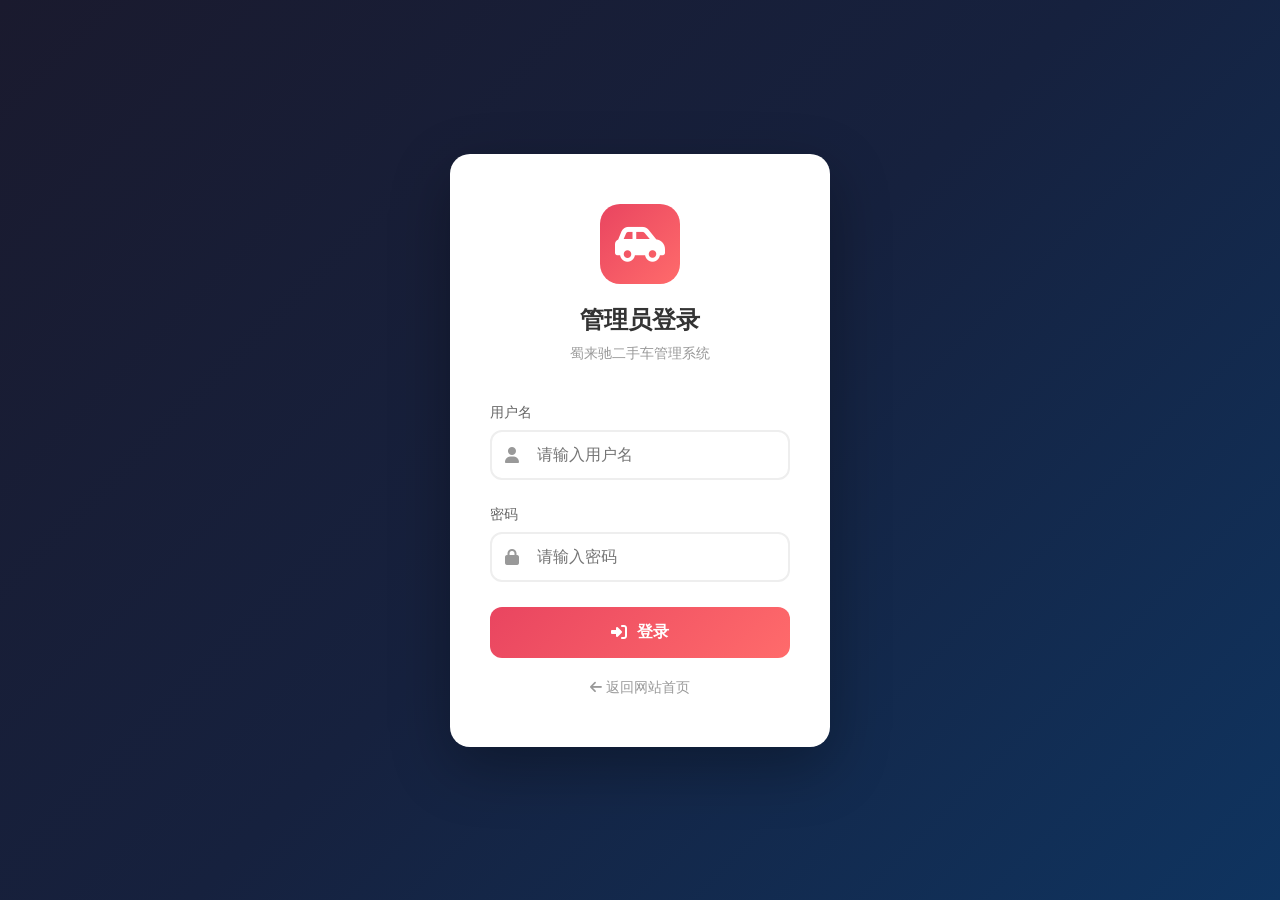
<file: templates/admin/login.html>
<!DOCTYPE html>
<html lang="zh-CN">
<head>
    <meta charset="UTF-8">
    <meta name="viewport" content="width=device-width, initial-scale=1.0">
    <title>管理员登录 - 蜀来驰二手车</title>
    <link rel="stylesheet" href="https://cdnjs.cloudflare.com/ajax/libs/font-awesome/6.4.0/css/all.min.css">
    <style>
        * {
            margin: 0;
            padding: 0;
            box-sizing: border-box;
        }

        body {
            font-family: 'Segoe UI', Tahoma, Geneva, Verdana, sans-serif;
            background: linear-gradient(135deg, #1a1a2e 0%, #16213e 50%, #0f3460 100%);
            min-height: 100vh;
            display: flex;
            align-items: center;
            justify-content: center;
        }

        .login-container {
            width: 100%;
            max-width: 420px;
            padding: 20px;
        }

        .login-card {
            background: #fff;
            border-radius: 20px;
            padding: 50px 40px;
            box-shadow: 0 20px 60px rgba(0, 0, 0, 0.3);
        }

        .login-header {
            text-align: center;
            margin-bottom: 40px;
        }

        .login-logo {
            width: 80px;
            height: 80px;
            background: linear-gradient(135deg, #e94560, #ff6b6b);
            border-radius: 20px;
            display: flex;
            align-items: center;
            justify-content: center;
            margin: 0 auto 20px;
        }

        .login-logo i {
            font-size: 2.5rem;
            color: #fff;
        }

        .login-header h1 {
            font-size: 1.5rem;
            color: #333;
            margin-bottom: 8px;
        }

        .login-header p {
            color: #999;
            font-size: 0.9rem;
        }

        .form-group {
            margin-bottom: 25px;
        }

        .form-group label {
            display: block;
            font-size: 0.9rem;
            color: #666;
            margin-bottom: 8px;
            font-weight: 500;
        }

        .input-wrapper {
            position: relative;
        }

        .input-wrapper i {
            position: absolute;
            left: 15px;
            top: 50%;
            transform: translateY(-50%);
            color: #999;
            font-size: 1rem;
        }

        .form-group input {
            width: 100%;
            padding: 14px 14px 14px 45px;
            border: 2px solid #eee;
            border-radius: 12px;
            font-size: 1rem;
            transition: all 0.3s;
            outline: none;
        }

        .form-group input:focus {
            border-color: #e94560;
            box-shadow: 0 0 0 4px rgba(233, 69, 96, 0.1);
        }

        .btn-login {
            width: 100%;
            padding: 15px;
            background: linear-gradient(135deg, #e94560, #ff6b6b);
            color: #fff;
            border: none;
            border-radius: 12px;
            font-size: 1rem;
            font-weight: 600;
            cursor: pointer;
            transition: all 0.3s;
            display: flex;
            align-items: center;
            justify-content: center;
            gap: 10px;
        }

        .btn-login:hover {
            transform: translateY(-3px);
            box-shadow: 0 10px 30px rgba(233, 69, 96, 0.4);
        }

        .btn-login:disabled {
            opacity: 0.7;
            cursor: not-allowed;
            transform: none;
        }

        .login-footer {
            text-align: center;
            margin-top: 30px;
        }

        .login-footer a {
            color: #e94560;
            text-decoration: none;
            font-size: 0.9rem;
        }

        .login-footer a:hover {
            text-decoration: underline;
        }

        .alert {
            padding: 15px;
            border-radius: 12px;
            margin-bottom: 20px;
            display: none;
        }

        .alert-error {
            background: #fff5f5;
            color: #e94560;
            border: 1px solid #fecaca;
        }

        .alert-success {
            background: #f0fdf4;
            color: #22c55e;
            border: 1px solid #bbf7d0;
        }

        .back-home {
            text-align: center;
            margin-top: 20px;
        }

        .back-home a {
            color: #999;
            text-decoration: none;
            font-size: 0.85rem;
            transition: color 0.3s;
        }

        .back-home a:hover {
            color: #e94560;
        }

        @media (max-width: 480px) {
            .login-card {
                padding: 30px 25px;
            }
        }
    </style>
</head>
<body>
    <div class="login-container">
        <div class="login-card">
            <div class="login-header">
                <div class="login-logo">
                    <i class="fas fa-car-side"></i>
                </div>
                <h1>管理员登录</h1>
                <p>蜀来驰二手车管理系统</p>
            </div>

            <div class="alert alert-error" id="errorAlert"></div>
            <div class="alert alert-success" id="successAlert"></div>

            <form id="loginForm">
                <div class="form-group">
                    <label>用户名</label>
                    <div class="input-wrapper">
                        <i class="fas fa-user"></i>
                        <input type="text" name="username" placeholder="请输入用户名" required>
                    </div>
                </div>
                <div class="form-group">
                    <label>密码</label>
                    <div class="input-wrapper">
                        <i class="fas fa-lock"></i>
                        <input type="password" name="password" placeholder="请输入密码" required>
                    </div>
                </div>
                <button type="submit" class="btn-login" id="loginBtn">
                    <i class="fas fa-sign-in-alt"></i>
                    登录
                </button>
            </form>

            <div class="back-home">
                <a href="/">
                    <i class="fas fa-arrow-left"></i>
                    返回网站首页
                </a>
            </div>
        </div>
    </div>

    <script>
        const form = document.getElementById('loginForm');
        const errorAlert = document.getElementById('errorAlert');
        const successAlert = document.getElementById('successAlert');
        const loginBtn = document.getElementById('loginBtn');

        form.addEventListener('submit', async (e) => {
            e.preventDefault();
            
            const formData = new FormData(form);
            const username = formData.get('username');
            const password = formData.get('password');

            // 简单验证
            if (!username || !password) {
                showError('请输入用户名和密码');
                return;
            }

            loginBtn.disabled = true;
            loginBtn.innerHTML = '<i class="fas fa-spinner fa-spin"></i> 登录中...';

            try {
                const response = await fetch('/admin/login', {
                    method: 'POST',
                    headers: {
                        'Content-Type': 'application/x-www-form-urlencoded',
                    },
                    body: new URLSearchParams({
                        username: username,
                        password: password
                    })
                });

                const result = await response.json();

                if (result.success) {
                    showSuccess('登录成功，正在跳转...');
                    setTimeout(() => {
                        window.location.href = '/admin';
                    }, 1000);
                } else {
                    showError(result.message || '登录失败');
                    loginBtn.disabled = false;
                    loginBtn.innerHTML = '<i class="fas fa-sign-in-alt"></i> 登录';
                }
            } catch (error) {
                showError('网络错误，请重试');
                loginBtn.disabled = false;
                loginBtn.innerHTML = '<i class="fas fa-sign-in-alt"></i> 登录';
            }
        });

        function showError(message) {
            errorAlert.textContent = message;
            errorAlert.style.display = 'block';
            successAlert.style.display = 'none';
        }

        function showSuccess(message) {
            successAlert.textContent = message;
            successAlert.style.display = 'block';
            errorAlert.style.display = 'none';
        }
    </script>
</body>
</html>
</file>
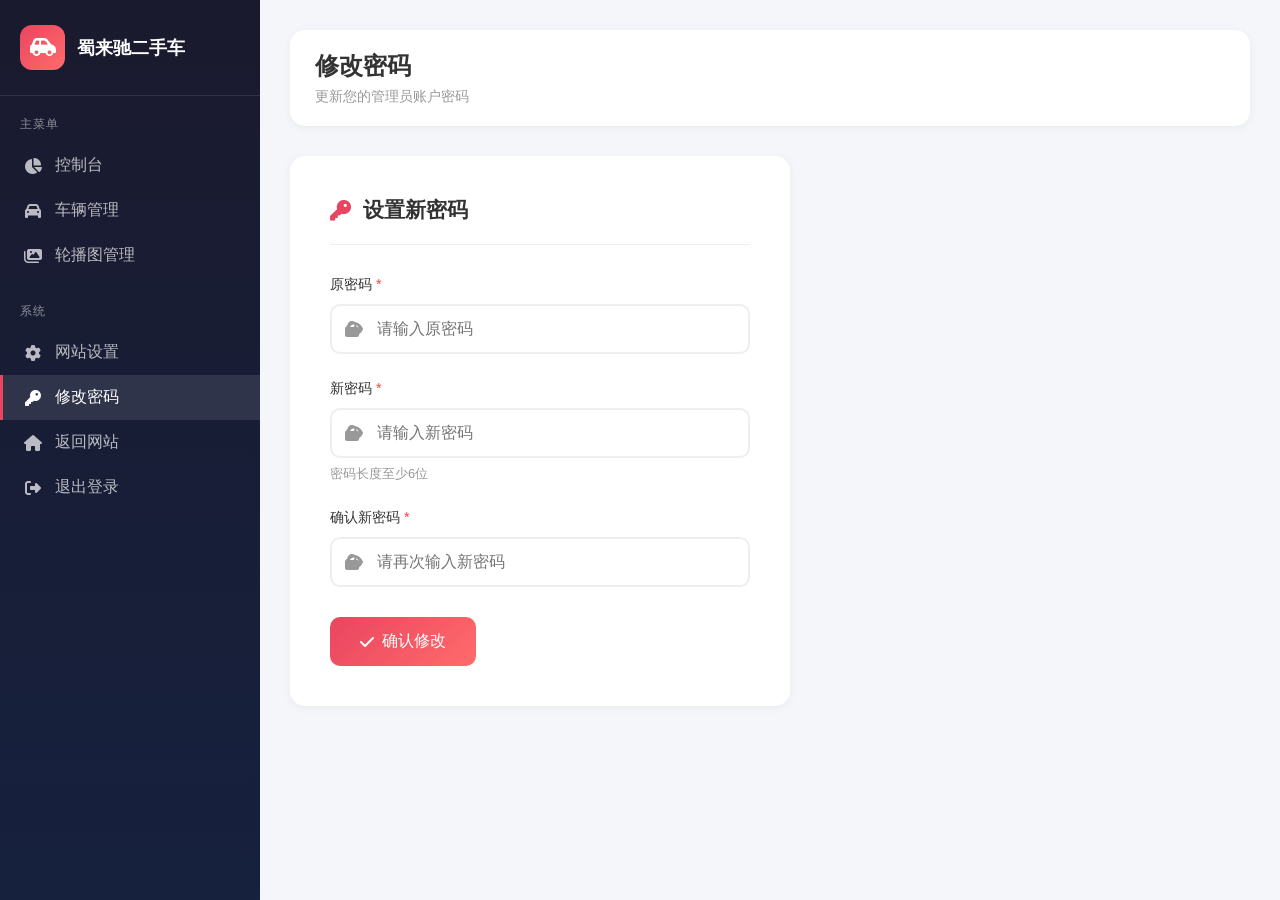
<file: templates/admin/password.html>
<!DOCTYPE html>
<html lang="zh-CN">
<head>
    <meta charset="UTF-8">
    <meta name="viewport" content="width=device-width, initial-scale=1.0">
    <title>修改密码 - 蜀来驰二手车管理后台</title>
    <link rel="stylesheet" href="https://cdnjs.cloudflare.com/ajax/libs/font-awesome/6.4.0/css/all.min.css">
    <style>
        * { margin: 0; padding: 0; box-sizing: border-box; }
        body { font-family: 'Segoe UI', Tahoma, Geneva, Verdana, sans-serif; background: #f5f6fa; min-height: 100vh; }
        
        .admin-layout { display: flex; min-height: 100vh; }
        
        .sidebar { width: 260px; background: linear-gradient(180deg, #1a1a2e 0%, #16213e 100%); color: #fff; position: fixed; height: 100vh; overflow-y: auto; z-index: 100; }
        .sidebar-header { padding: 25px 20px; border-bottom: 1px solid rgba(255, 255, 255, 0.1); }
        .sidebar-logo { display: flex; align-items: center; gap: 12px; }
        .sidebar-logo-icon { width: 45px; height: 45px; background: linear-gradient(135deg, #e94560, #ff6b6b); border-radius: 12px; display: flex; align-items: center; justify-content: center; }
        .sidebar-logo-icon i { font-size: 1.3rem; color: #fff; }
        .sidebar-logo-text { font-size: 1.1rem; font-weight: 600; }
        .sidebar-nav { padding: 20px 0; }
        .nav-section { margin-bottom: 25px; }
        .nav-section-title { padding: 0 20px; font-size: 0.75rem; color: rgba(255, 255, 255, 0.5); text-transform: uppercase; letter-spacing: 1px; margin-bottom: 10px; }
        .nav-item { display: flex; align-items: center; gap: 12px; padding: 12px 20px; color: rgba(255, 255, 255, 0.7); text-decoration: none; transition: all 0.3s; border-left: 3px solid transparent; }
        .nav-item:hover, .nav-item.active { background: rgba(255, 255, 255, 0.1); color: #fff; border-left-color: #e94560; }
        .nav-item i { width: 20px; text-align: center; }
        
        .main-content { flex: 1; margin-left: 260px; padding: 30px; }
        
        .top-bar { display: flex; justify-content: space-between; align-items: center; margin-bottom: 30px; background: #fff; padding: 20px 25px; border-radius: 15px; box-shadow: 0 2px 10px rgba(0, 0, 0, 0.05); }
        .top-bar-left h2 { font-size: 1.5rem; color: #333; margin-bottom: 5px; }
        .top-bar-left p { color: #999; font-size: 0.9rem; }
        
        .form-card { background: #fff; border-radius: 15px; padding: 40px; box-shadow: 0 2px 10px rgba(0, 0, 0, 0.05); max-width: 500px; }
        .form-title { font-size: 1.3rem; color: #333; margin-bottom: 30px; padding-bottom: 20px; border-bottom: 1px solid #eee; display: flex; align-items: center; gap: 12px; }
        .form-title i { color: #e94560; }
        
        .form-group { margin-bottom: 25px; position: relative; }
        .form-group label { display: block; font-size: 0.9rem; color: #333; margin-bottom: 10px; font-weight: 500; }
        .form-group label span { color: #ef4444; }
        .input-wrapper { position: relative; }
        .input-wrapper i { position: absolute; left: 15px; top: 50%; transform: translateY(-50%); color: #999; }
        .form-group input { width: 100%; padding: 14px 14px 14px 45px; border: 2px solid #eee; border-radius: 10px; font-size: 1rem; transition: all 0.3s; outline: none; }
        .form-group input:focus { border-color: #e94560; box-shadow: 0 0 0 4px rgba(233, 69, 96, 0.1); }
        .toggle-password { position: absolute; right: 15px; top: 50%; transform: translateY(-50%); color: #999; cursor: pointer; }
        .toggle-password:hover { color: #e94560; }
        
        .form-hint { font-size: 0.8rem; color: #999; margin-top: 8px; }
        
        .btn { padding: 14px 30px; border-radius: 10px; font-size: 1rem; cursor: pointer; transition: all 0.3s; border: none; display: inline-flex; align-items: center; gap: 8px; }
        .btn-primary { background: linear-gradient(135deg, #e94560, #ff6b6b); color: #fff; }
        .btn-primary:hover { transform: translateY(-2px); box-shadow: 0 5px 20px rgba(233, 69, 96, 0.4); }
        .btn:disabled { opacity: 0.7; cursor: not-allowed; }
        
        .form-actions { margin-top: 30px; }
        
        .alert { padding: 15px; border-radius: 10px; margin-bottom: 20px; display: none; }
        .alert-success { background: #dcfce7; color: #22c55e; border: 1px solid #bbf7d0; }
        .alert-error { background: #fee2e2; color: #ef4444; border: 1px solid #fecaca; }

        @media (max-width: 768px) {
            .sidebar { transform: translateX(-100%); }
            .main-content { margin-left: 0; }
            .form-card { padding: 25px; }
        }
    </style>
</head>
<body>
    <div class="admin-layout">
        <aside class="sidebar">
            <div class="sidebar-header">
                <div class="sidebar-logo">
                    <div class="sidebar-logo-icon"><i class="fas fa-car-side"></i></div>
                    <span class="sidebar-logo-text">蜀来驰二手车</span>
                </div>
            </div>
            <nav class="sidebar-nav">
                <div class="nav-section">
                    <div class="nav-section-title">主菜单</div>
                    <a href="/admin" class="nav-item"><i class="fas fa-chart-pie"></i><span>控制台</span></a>
                    <a href="/admin/cars" class="nav-item"><i class="fas fa-car"></i><span>车辆管理</span></a>
                    <a href="/admin/sliders" class="nav-item"><i class="fas fa-images"></i><span>轮播图管理</span></a>
                </div>
                <div class="nav-section">
                    <div class="nav-section-title">系统</div>
                    <a href="/admin/settings" class="nav-item"><i class="fas fa-cog"></i><span>网站设置</span></a>
                    <a href="/admin/password" class="nav-item active"><i class="fas fa-key"></i><span>修改密码</span></a>
                    <a href="/" class="nav-item"><i class="fas fa-home"></i><span>返回网站</span></a>
                    <a href="/admin/logout" class="nav-item"><i class="fas fa-sign-out-alt"></i><span>退出登录</span></a>
                </div>
            </nav>
        </aside>

        <main class="main-content">
            <div class="top-bar">
                <div class="top-bar-left">
                    <h2>修改密码</h2>
                    <p>更新您的管理员账户密码</p>
                </div>
            </div>

            <div class="alert alert-success" id="successAlert"></div>
            <div class="alert alert-error" id="errorAlert"></div>

            <form id="passwordForm" class="form-card">
                <h3 class="form-title"><i class="fas fa-key"></i> 设置新密码</h3>
                
                <div class="form-group">
                    <label>原密码 <span>*</span></label>
                    <div class="input-wrapper">
                        <i class="fas fa-lock"></i>
                        <input type="password" name="old_password" id="oldPassword" placeholder="请输入原密码" required>
                        <i class="fas fa-eye toggle-password" onclick="togglePassword('oldPassword')"></i>
                    </div>
                </div>
                
                <div class="form-group">
                    <label>新密码 <span>*</span></label>
                    <div class="input-wrapper">
                        <i class="fas fa-lock"></i>
                        <input type="password" name="new_password" id="newPassword" placeholder="请输入新密码" required minlength="6">
                        <i class="fas fa-eye toggle-password" onclick="togglePassword('newPassword')"></i>
                    </div>
                    <p class="form-hint">密码长度至少6位</p>
                </div>
                
                <div class="form-group">
                    <label>确认新密码 <span>*</span></label>
                    <div class="input-wrapper">
                        <i class="fas fa-lock"></i>
                        <input type="password" name="confirm_password" id="confirmPassword" placeholder="请再次输入新密码" required>
                        <i class="fas fa-eye toggle-password" onclick="togglePassword('confirmPassword')"></i>
                    </div>
                </div>

                <div class="form-actions">
                    <button type="submit" class="btn btn-primary" id="submitBtn">
                        <i class="fas fa-check"></i> 确认修改
                    </button>
                </div>
            </form>
        </main>
    </div>

    <script>
        function togglePassword(inputId) {
            const input = document.getElementById(inputId);
            const icon = input.parentElement.querySelector('.toggle-password');
            
            if (input.type === 'password') {
                input.type = 'text';
                icon.classList.remove('fa-eye');
                icon.classList.add('fa-eye-slash');
            } else {
                input.type = 'password';
                icon.classList.remove('fa-eye-slash');
                icon.classList.add('fa-eye');
            }
        }

        const form = document.getElementById('passwordForm');
        const submitBtn = document.getElementById('submitBtn');
        const successAlert = document.getElementById('successAlert');
        const errorAlert = document.getElementById('errorAlert');

        form.addEventListener('submit', async (e) => {
            e.preventDefault();
            
            const oldPassword = document.getElementById('oldPassword').value;
            const newPassword = document.getElementById('newPassword').value;
            const confirmPassword = document.getElementById('confirmPassword').value;
            
            if (newPassword !== confirmPassword) {
                errorAlert.textContent = '两次输入的新密码不一致';
                errorAlert.style.display = 'block';
                successAlert.style.display = 'none';
                return;
            }
            
            if (newPassword.length < 6) {
                errorAlert.textContent = '新密码长度不能少于6位';
                errorAlert.style.display = 'block';
                successAlert.style.display = 'none';
                return;
            }
            
            submitBtn.disabled = true;
            submitBtn.innerHTML = '<i class="fas fa-spinner fa-spin"></i> 修改中...';
            
            try {
                const response = await fetch('/admin/password', {
                    method: 'POST',
                    headers: {
                        'Content-Type': 'application/x-www-form-urlencoded',
                    },
                    body: new URLSearchParams({
                        old_password: oldPassword,
                        new_password: newPassword,
                        confirm_password: confirmPassword
                    })
                });
                
                const result = await response.json();
                
                if (result.success) {
                    successAlert.textContent = '密码修改成功！';
                    successAlert.style.display = 'block';
                    errorAlert.style.display = 'none';
                    form.reset();
                } else {
                    errorAlert.textContent = result.message || '修改失败';
                    errorAlert.style.display = 'block';
                    successAlert.style.display = 'none';
                }
            } catch (error) {
                errorAlert.textContent = '网络错误，请重试';
                errorAlert.style.display = 'block';
                successAlert.style.display = 'none';
            }
            
            submitBtn.disabled = false;
            submitBtn.innerHTML = '<i class="fas fa-check"></i> 确认修改';
        });
    </script>
</body>
</html>
</file>
